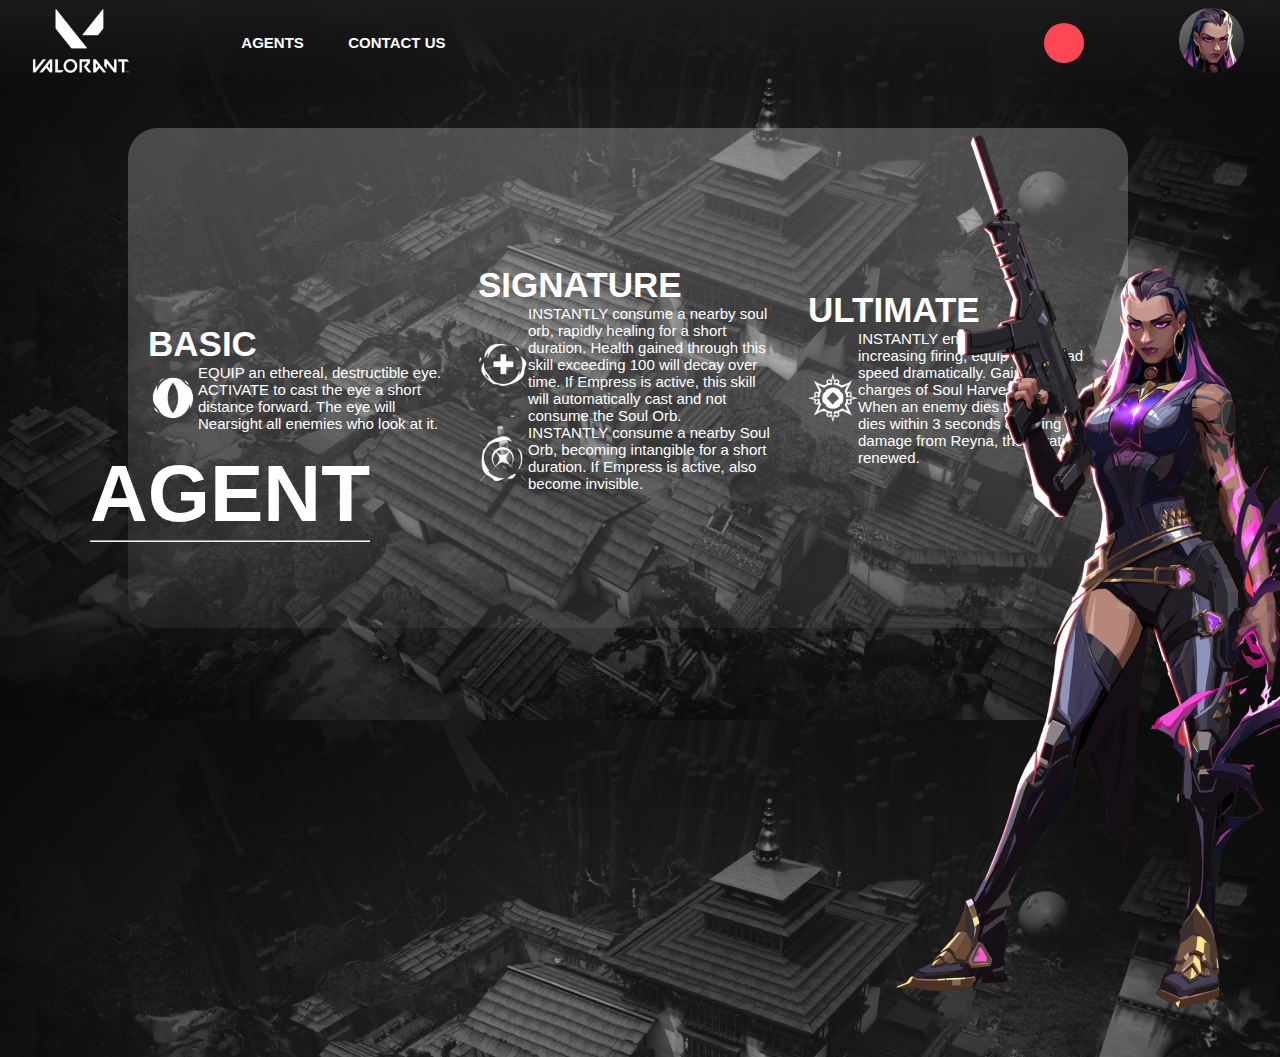
<file: html/Agentsd.html>
<!DOCTYPE html>
<html lang="en">
<head>
    <meta charset="UTF-8">
    <meta http-equiv="X-UA-Compatible" content="IE=edge">
    <meta name="viewport" content="width=device-width, initial-scale=1.0">
    <title>Document</title>

    <!--CSS-->
    <link rel="stylesheet" href="../css/nav.css">
    <link rel="stylesheet" href="../css/Agentsd.css">

    <link
    rel="stylesheet"
    href="https://cdnjs.cloudflare.com/ajax/libs/font-awesome/6.1.1/css/all.min.css"
    integrity="sha512-KfkfwYDsLkIlwQp6LFnl8zNdLGxu9YAA1QvwINks4PhcElQSvqcyVLLD9aMhXd13uQjoXtEKNosOWaZqXgel0g=="
    crossorigin="anonymous"
    referrerpolicy="no-referrer"/>

</head>
<body>
    <header class="header">

        <div class="logo">
            <img id="logo" src="../IMG/Logo.png" alt="Logo de Valorant">
        </div>
        <nav>
            <ul class="nav-links">
                <li><a href="./Agent.html">AGENTS</a></li>
                <li><a href="#">CONTACT US</a></li>
            </ul>
        </nav>
<!--search-->
        <div class="buscar">
            <input type="text" placeholder="Search" required />
            <div class="btn">
            <i class="fas fa-search icon"></i>
            </div>
        </div>
        <div class="user">
            <img id="user" src="../IMG/User.png" alt="User" onclick="toggleMenu()">
            <div class="sub-menu-wrap" id="subMenu">
                <div class="sub-menu">
                    <div class="user-info">
                        <img src="../IMG/User.png">
                        <h2>REYNA</h2>
                    </div>
                    <hr>

                    <a href="#" class="sub-menu-link">
                        <img src="../IMG/profile.png">
                        <p>Edit Profile</p>
                    </a>

                    <a href="#" class="sub-menu-link">
                        <img src="../IMG/setting.png">
                        <p>Settings & Privacy</p>
                    </a>

                    <a href="#" class="sub-menu-link">
                        <img src="../IMG/help.png">
                        <p>Help & Support</p>
                    </a>

                    <a href="./Index.html" class="sub-menu-link">
                        <img src="../IMG/logout.png">
                        <p>Logout</p>
                    </a>
                </div>
            </div>
        </div>

    </header>


    <!--Agents-->

    <div class="card-container">

        <div class="info-container">
            <h2>BASIC</h2>
            <div class="img-container">
                <img src="../IMG/image 54.png" alt=""></a>
                <P>EQUIP an ethereal, destructible eye. ACTIVATE to cast the eye a short distance forward. The eye will Nearsight all enemies who look at it. </P>
            </div>
        </div>

        <div class="info-container">
            <h2>SIGNATURE</h2>
            <div class="img-container">
                <img src="../IMG/image 55.png" alt=""></a>
                <P>INSTANTLY consume a nearby soul orb, rapidly healing for a short duration. Health gained through this skill exceeding 100 will decay over time. If Empress is active, this skill will automatically cast and not consume the Soul Orb.</P>
            </div>
            <div class="img-container">
                <img src="../IMG/image 56.png" alt=""></a>
                <P>INSTANTLY consume a nearby Soul Orb, becoming intangible for a short duration. If Empress is active, also become invisible.</P>
            </div>
        </div>

        <div class="info-container">
            <h2>ULTIMATE</h2>
            <div class="img-container">
                <img src="../IMG/image 57.png" alt=""></a>
                <P>INSTANTLY enter a frenzy, increasing firing, equip and reload speed dramatically. Gain infinite charges of Soul Harvest abilities. When an enemy dies to Reyna, or dies within 3 seconds of taking damage from Reyna, the duration is renewed.</P>
            </div>
        </div>

    </div>

    <div class="title-agent">
        <h1>AGENT</h1>
        <hr>
    </div>

    <div class="img-agent">
        <img src="../IMG/REYNA1.png" alt="">
    </div>


            <!--JS NAVBAR-->
    <script src="../js/nav.js"></script>
</body>
</html>
</file>
<file: css/nav.css>
@font-face {
    font-family: "Tungtesn-Bold";
    src: url(../Tungsten-Bold.otf);
}

* {
    margin: 0px;
    padding: 0px;
    box-sizing: border-box;
    font-family: 'Inter', sans-serif;
    font-family: 'Montserrat', sans-serif;
    font-family: 'Roboto', sans-serif;
}



/*---------NAVBAR---------*/

.header {
    background: linear-gradient(180deg, #1A1A1A 0%, rgba(26, 26, 26, 0) 100%);
    display: flex;
    justify-content: space-between;
    align-items: center;
    height: 85px;
    width: 100%;
    padding: 5px 2%;
}


#logo {
    height: 70px;
    width: auto;
}

#user {
    position: relative;
    margin: 10px;
    height: 65px;
    width: auto;
    transition: all 0.3s;
    cursor: pointer;
}

#user:hover{
    transform: scale(1.2);
}

nav {
    position: relative;
    padding-right: 40%;
}

ul.nav-links{
    list-style: none;
    position: relative;
}

ul.nav-links li {
    display: inline-block;
    padding: 0 20px;
}

ul.nav-links li:hover {
transform: scale(1.1);
}

ul.nav-links a {
    text-decoration: none;
    font-size: 15px;
    color: white;
    font-weight: 600;
}

ul.nav-links a:hover {
    color: #FF4655;
}

/*buscar*/

.buscar {
    position: relative;

    padding: 5px;
}

.buscar input {
    width: 0;
    height: 30px;
    padding: 0 15px;
    font-size: 15px;
    color: #222;
    outline: none;
    border: 1px solid silver;
    border-radius: 30px;
    transition: all 0.6s ease;
}

.btn {
    width: 40px;
    height: 40px;
    line-height: 40px;
    top: 0;
    right: 0;
    position: absolute;
    background: #FF4655;
    text-align: center;
    color: white;
    font-size: 18px;
    border-radius: 50%;
    cursor: pointer;
}

.buscar:hover input {
    width: 240px;
}

.buscar input:focus {
    width: 240px;
}


/*-------menu wrap--------*/

.sub-menu-wrap{
    position: absolute;
    top: 10%;
    right: 2%;
    width: 250px;
    max-height: 0px;
    overflow: hidden;
    transition: max-height 0.5s;
    z-index: 1;
}

.sub-menu-wrap.open-menu{
    max-height: 400px;
}

.sub-menu{
    background: #fff;
    padding: 20px;
    margin: 10px;
}

.user-info{
    display: flex;
    align-items: center;
}

.user-info h3{
font-weight: bold;
}

.user-info img{
    width: 60px;
    border-radius: 50%;
    margin-right: 15px;
}

.sub-menu-link img{
    width: 40px;
    background: #e5e5e5;
    border-radius: 50%;
    padding: 8px;
    margin-right: 15px;
}

.sub-menu hr{
    border: 0;
    height: 1px;
    width: 100%;
    background: #ccc;
    margin: 15px 0 10px;
}

.sub-menu-link{
    display: flex;
    align-items: center;
    text-decoration: none;
    color: #525252;
    margin: 12px 0;
}

.sub-menu-link p{
    width: 100%;
}

.sub-menu-link:hover p{
    font-weight: 600;
}
</file>
<file: css/Agentsd.css>
@font-face {
    font-family: "Tungtesn-Bold";
    src: url(../Tungsten-Bold.otf);
}

* {
    margin: 0px;
    padding: 0px;
    box-sizing: border-box;
    font-family: 'Inter', sans-serif;
    font-family: 'Montserrat', sans-serif;
    font-family: 'Roboto', sans-serif;
}

body {
    background-image: url("../IMG/BG2.png");
    background-size: cover;
    display: flex;
    flex-direction: row;
    }

.card-container{
    display: flex;
    flex-direction: row;
    align-items: center;
    justify-content: center;
    position: absolute;
    margin-left: 10%;
    margin-top: 10%;
    background: linear-gradient(180deg, rgba(255, 255, 255, 0.236) 0%, rgba(255, 255, 255, 0.059) 100%);
    border-radius: 30px;
    width: 1000px;
    height: 500px;
}

.info-container{
    margin-top: 5%;
    margin: 15px;
    color: white;
}

.info-container h2{
    font-size: 35px;
    font-weight: bolder;
}

.info-container p{
    font-size: 15px;
    width: 250px;

}

.img-container{
    display: flex;
    flex-direction: row;
    align-items: center;
}

.img-container img{
    height: 50px;
    width: 50px;
}

.title-agent{
    margin-left: 90px;
    position: absolute;
    margin-top: 35%;
}

.title-agent h1{
    font-size: 80px;
    font-weight: bolder;
    color: white;
}

.img-agent{
    position: absolute;
    width: 469px;
    height: 922px;
    left: 70%;
    top: 15%;
}
</file>
